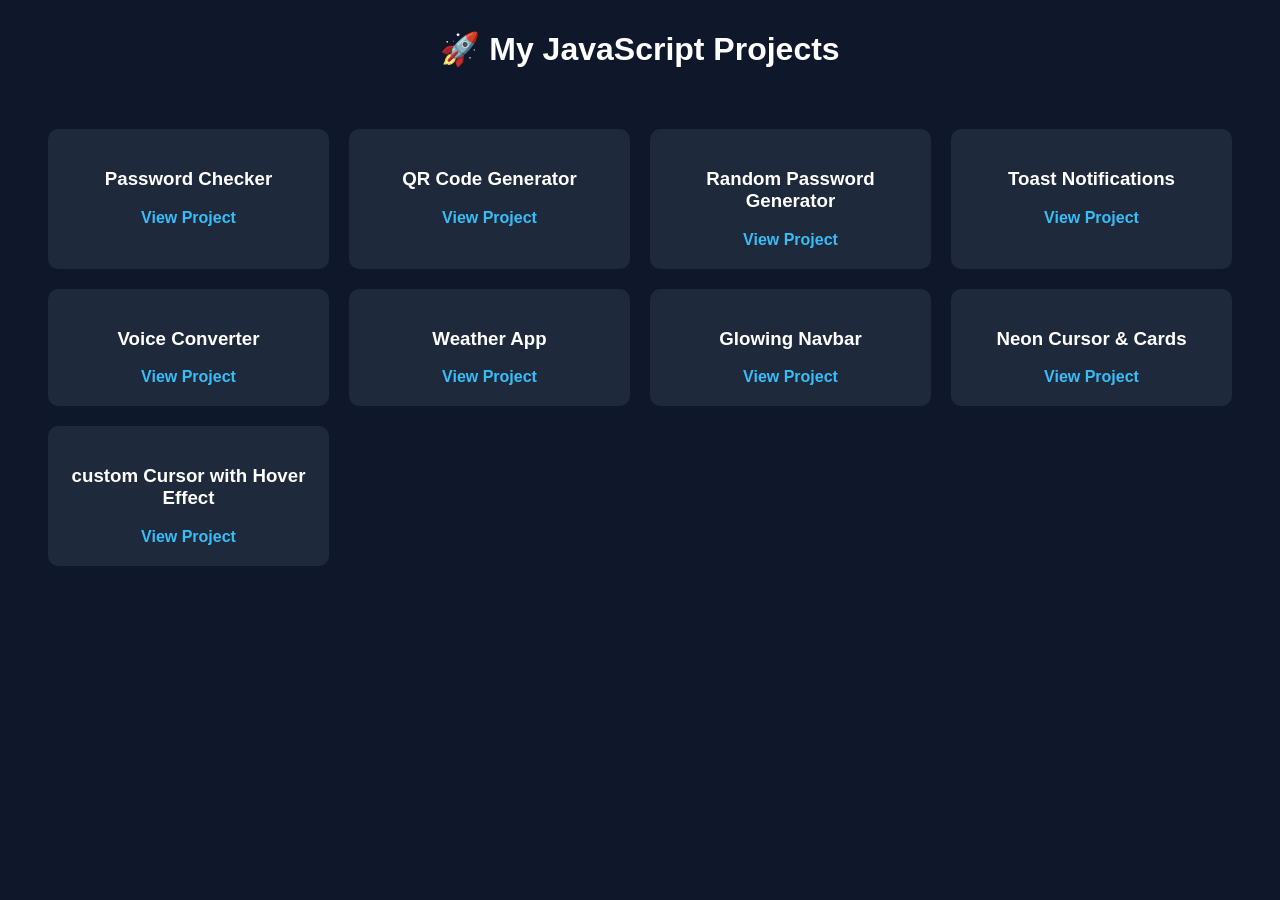
<file: index.html>
<!DOCTYPE html>
<html lang="en">

<head>
    <meta charset="UTF-8">
    <title>My JS Projects</title>
    <style>
        body {
            font-family: Arial;
            background: #0f172a;
            color: white;
            text-align: center;
        }

        h1 {
            margin-top: 30px;
        }

        .container {
            display: grid;
            grid-template-columns: repeat(auto-fit, minmax(250px, 1fr));
            gap: 20px;
            padding: 40px;
        }

        .card {
            background: #1e293b;
            padding: 20px;
            border-radius: 10px;
            transition: 0.3s;
        }

        .card:hover {
            transform: scale(1.05);
        }

        a {
            color: #38bdf8;
            text-decoration: none;
            font-weight: bold;
        }
    </style>
</head>

<body>

    <h1>🚀 My JavaScript Projects</h1>

    <div class="container">

        <div class="card">
            <h3>Password Checker</h3>
            <a href="password-checker/">View Project</a>
        </div>

        <div class="card">
            <h3>QR Code Generator</h3>
            <a href="qr-code-generater/">View Project</a>
        </div>

        <div class="card">
            <h3>Random Password Generator</h3>
            <a href="random-pasword-generator/">View Project</a>
        </div>

        <div class="card">
            <h3>Toast Notifications</h3>
            <a href="Toast-Notifications/">View Project</a>
        </div>

        <div class="card">
            <h3>Voice Converter</h3>
            <a href="voice-converter/">View Project</a>
        </div>

        <div class="card">
            <h3>Weather App</h3>
            <a href="weather-app-JS/">View Project</a>
        </div>

        <div class="card">
            <h3>Glowing Navbar</h3>
            <a href="glowingNavbar/">View Project</a>
        </div>
        <div class="card">
            <h3>Neon Cursor & Cards</h3>
            <a href="neon-cursor-cards/">View Project</a>
        </div>
        <div class="card">
            <h3>custom Cursor with Hover Effect</h3>
            <a href="custom-cursor/">View Project</a>
        </div>

    </div>

</body>

</html>
</file>
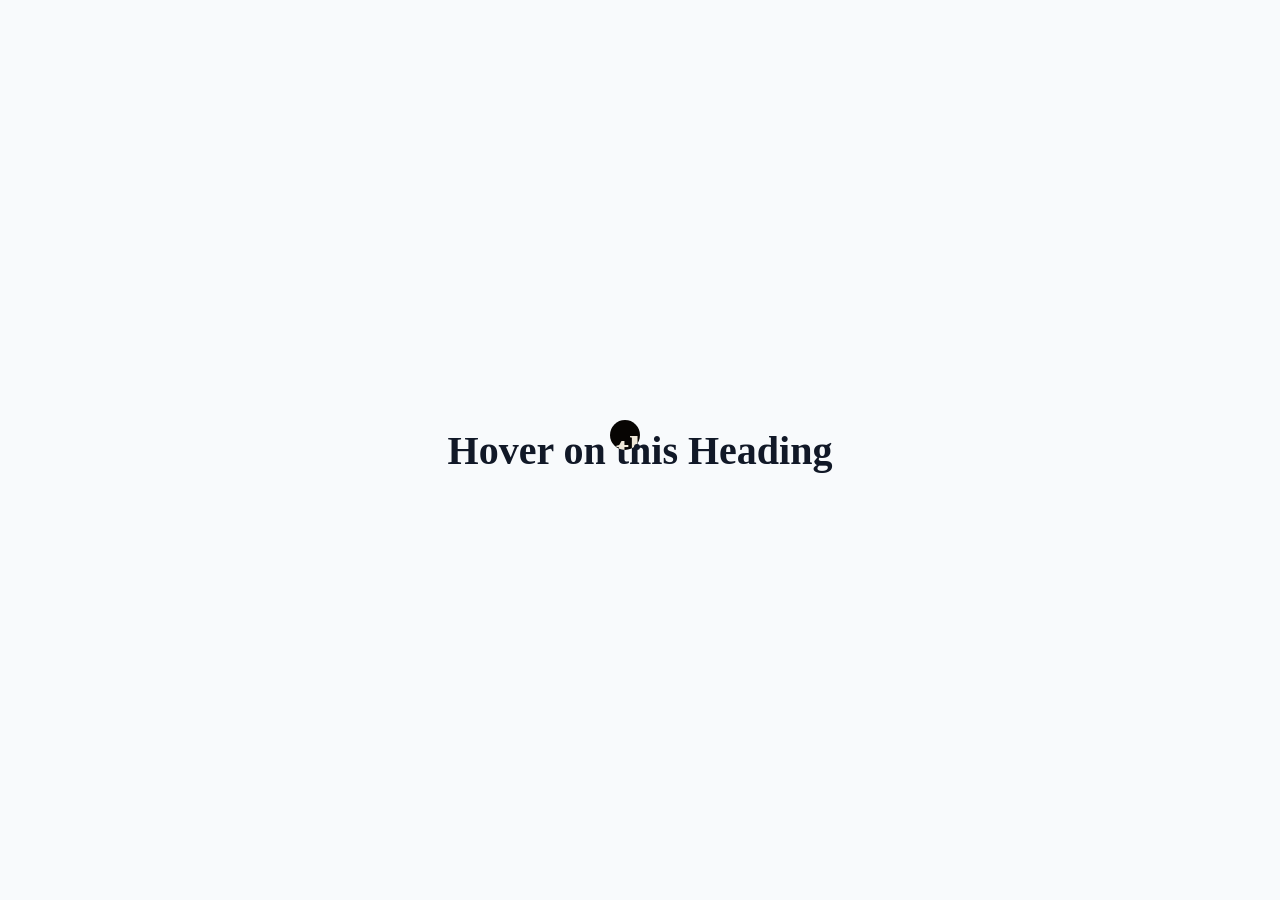
<file: custom-cursor/index.html>
<!DOCTYPE html>
<html lang="en">
<head>
    <meta charset="UTF-8">
    <meta name="viewport" content="width=device-width, initial-scale=1.0">
    <title>Custom Cursor | LearnCodeEasy</title>
    <link rel="stylesheet" href="style.css">
</head>
<body>
    <h1>Hover on this Heading</h1>

    <!-- cursor -->
     <div class="cursor-dot"></div>
     <div class="cursor-ring"></div>
    
    <script src="script.js"></script>
</body>
</html>
</file>
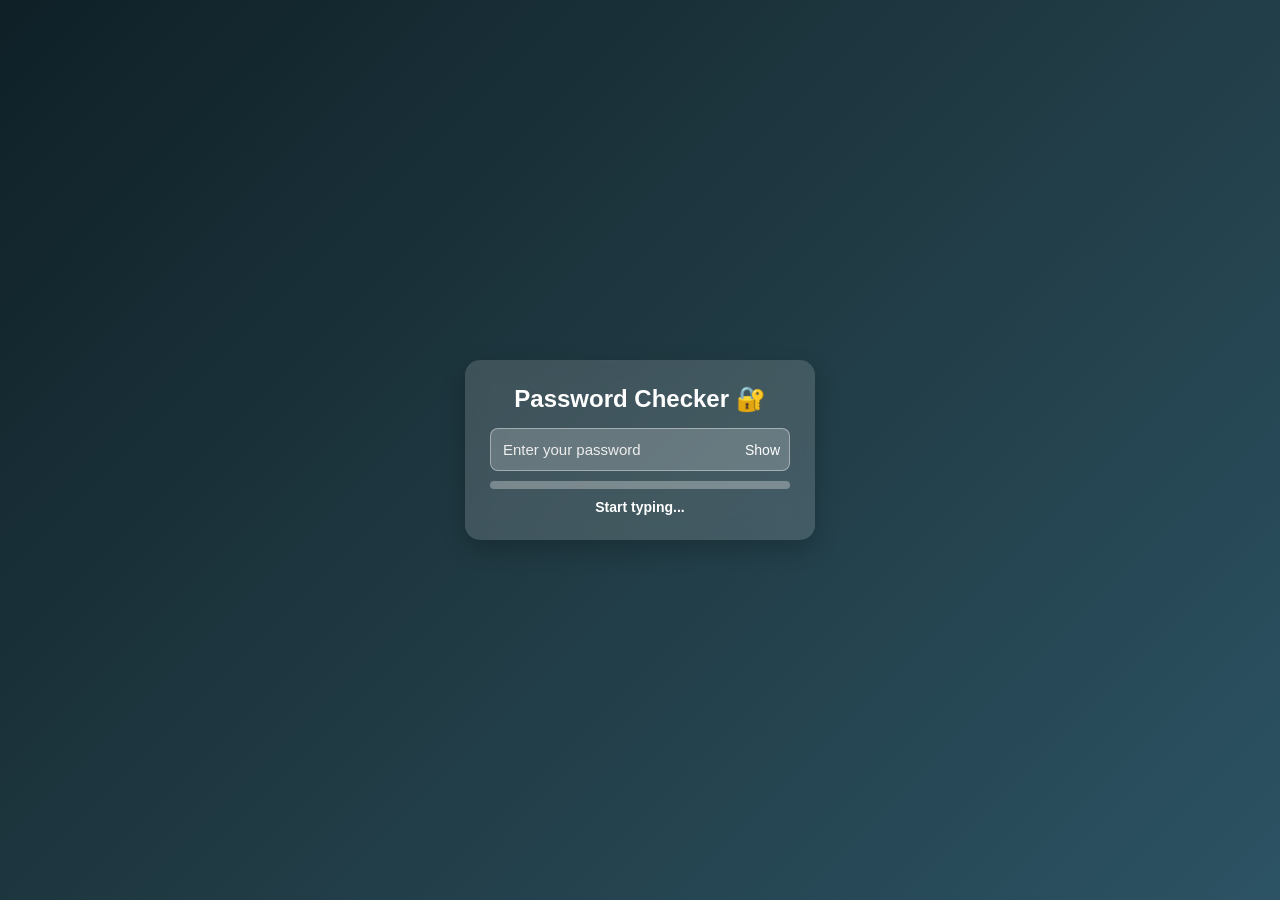
<file: password-checker/index.html>
<!DOCTYPE html>
<html lang="en">

<head>
  <meta charset="UTF-8">
  <meta name="viewport" content="width=device-width, initial-scale=1.0">
  <title>Password Strength Checker</title>

  <style>
    * {
      margin: 0;
      padding: 0;
      box-sizing: border-box;
      font-family: Poppins, sans-serif;
    }

    body {
      height: 100vh;
      background: linear-gradient(135deg, #0f2027, #203a43, #2c5364);
      display: flex;
      justify-content: center;
      align-items: center;
    }

    .container {
      width: 350px;
      background: rgba(255, 255, 255, 0.15);
      padding: 25px;
      border-radius: 15px;
      backdrop-filter: blur(10px);
      text-align: center;
      box-shadow: 0 10px 25px rgba(0, 0, 0, 0.2);
    }

    h2 {
      color: #fff;
      margin-bottom: 15px;
    }

    .input-field {
      position: relative;
    }

    input {
      width: 100%;
      padding: 12px 40px 12px 12px;
      border-radius: 8px;
      outline: none;
      border: 1px solid rgba(255, 255, 255, 0.4);
      background: rgba(255, 255, 255, 0.2);
      color: #fff;
      font-size: 15px;
    }

    input::placeholder {
      color: #eee;
    }

    .toggle-btn {
      position: absolute;
      right: 10px;
      top: 50%;
      transform: translateY(-50%);
      cursor: pointer;
      font-size: 14px;
      color: #fff;
      user-select: none;
    }

    .strength-meter {
      width: 100%;
      height: 8px;
      border-radius: 10px;
      background: rgba(255, 255, 255, 0.3);
      margin-top: 10px;
      overflow: hidden;
    }

    .strength-bar {
      height: 100%;
      width: 0%;
      border-radius: 10px;
      transition: .4s;
    }

    #strengthText {
      margin-top: 10px;
      font-size: 14px;
      color: #fff;
      font-weight: bold;
    }
  </style>
</head>

<body>

  <div class="container">
    <h2>Password Checker 🔐</h2>

    <div class="input-field">
      <input type="password" id="password" placeholder="Enter your password">
      <span class="toggle-btn" id="toggleBtn">Show</span>
    </div>

    <div class="strength-meter">
      <div class="strength-bar" id="strengthBar"></div>
    </div>

    <p id="strengthText">Start typing...</p>
  </div>


  <script>
    const password = document.getElementById("password");
    const strengthBar = document.getElementById("strengthBar");
    const strengthText = document.getElementById("strengthText");
    const toggleBtn = document.getElementById("toggleBtn");

    password.addEventListener("input", () => {
      let val = password.value;
      let strength = 0;

      if (val.match(/[a-z]/)) strength++;
      if (val.match(/[A-Z]/)) strength++;
      if (val.match(/[0-9]/)) strength++;
      if (val.match(/[$@#&!]/)) strength++;
      if (val.length >= 8) strength++;

      if (val === "") {
        strengthBar.style.width = "0%";
        strengthBar.style.background = "transparent";
        strengthText.innerText = "Start typing...";
        return;
      }

      switch (strength) {
        case 1:
          strengthBar.style.width = "20%";
          strengthBar.style.background = "#ff4f4f";
          strengthText.innerText = "Very Weak 😣";
          break;
        case 2:
          strengthBar.style.width = "40%";
          strengthBar.style.background = "#ff914d";
          strengthText.innerText = "Weak 😕";
          break;
        case 3:
          strengthBar.style.width = "60%";
          strengthBar.style.background = "#ffc93c";
          strengthText.innerText = "Medium 😐";
          break;
        case 4:
          strengthBar.style.width = "80%";
          strengthBar.style.background = "#7cd992";
          strengthText.innerText = "Strong 🙂";
          break;
        case 5:
          strengthBar.style.width = "100%";
          strengthBar.style.background = "#2ecc71";
          strengthText.innerText = "Very Strong 💪";
          break;
      }
    });

    toggleBtn.addEventListener("click", () => {
      if (password.type === "password") {
        password.type = "text";
        toggleBtn.textContent = "Hide";
      } else {
        password.type = "password";
        toggleBtn.textContent = "Show";
      }
    });
  </script>

</body>

</html>
</file>
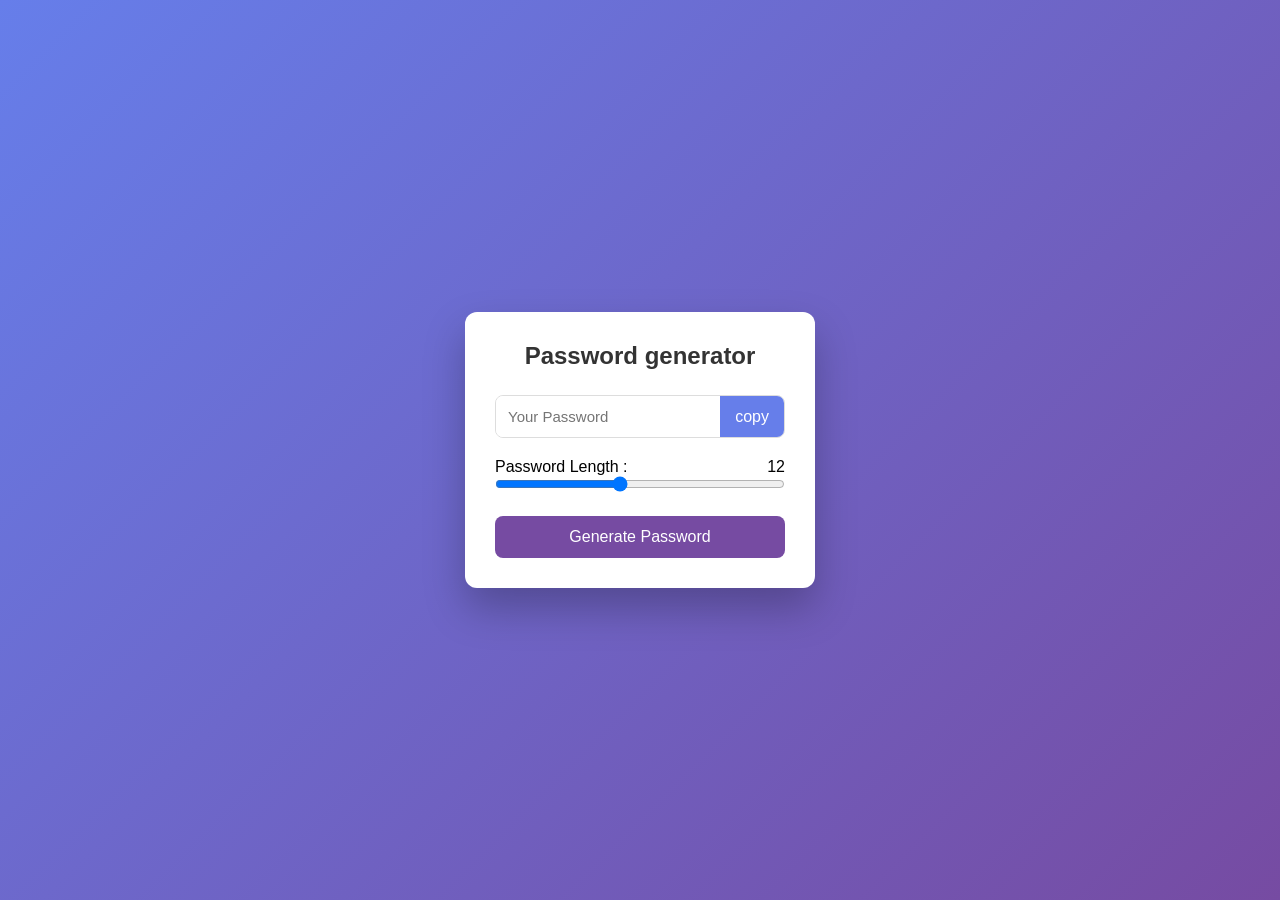
<file: random-pasword-generator/index.html>
<!DOCTYPE html>
<html lang="en">

<head>
    <meta charset="UTF-8">
    <title>Password Generator - LearnCodeEasy</title>
    <link rel="stylesheet" href="style.css">
</head>

<body>
    <div class="password-box">
        <h2>Password generator</h2>
        <div class="input-box">
            <input type="text" id="password" readonly placeholder="Your Password">
            <button id="copy">copy</button>
        </div>
        <div class="length-box">
            <label> Password Length : <span id="lengthValue">12</span></label>
            <input type="range" min="6" max="20" value="12" id="length">
        </div>
        <button class="generate-btn" id="generate">Generate Password</button>
    </div>


    <script src="script.js"></script>
</body>

</html>
</file>
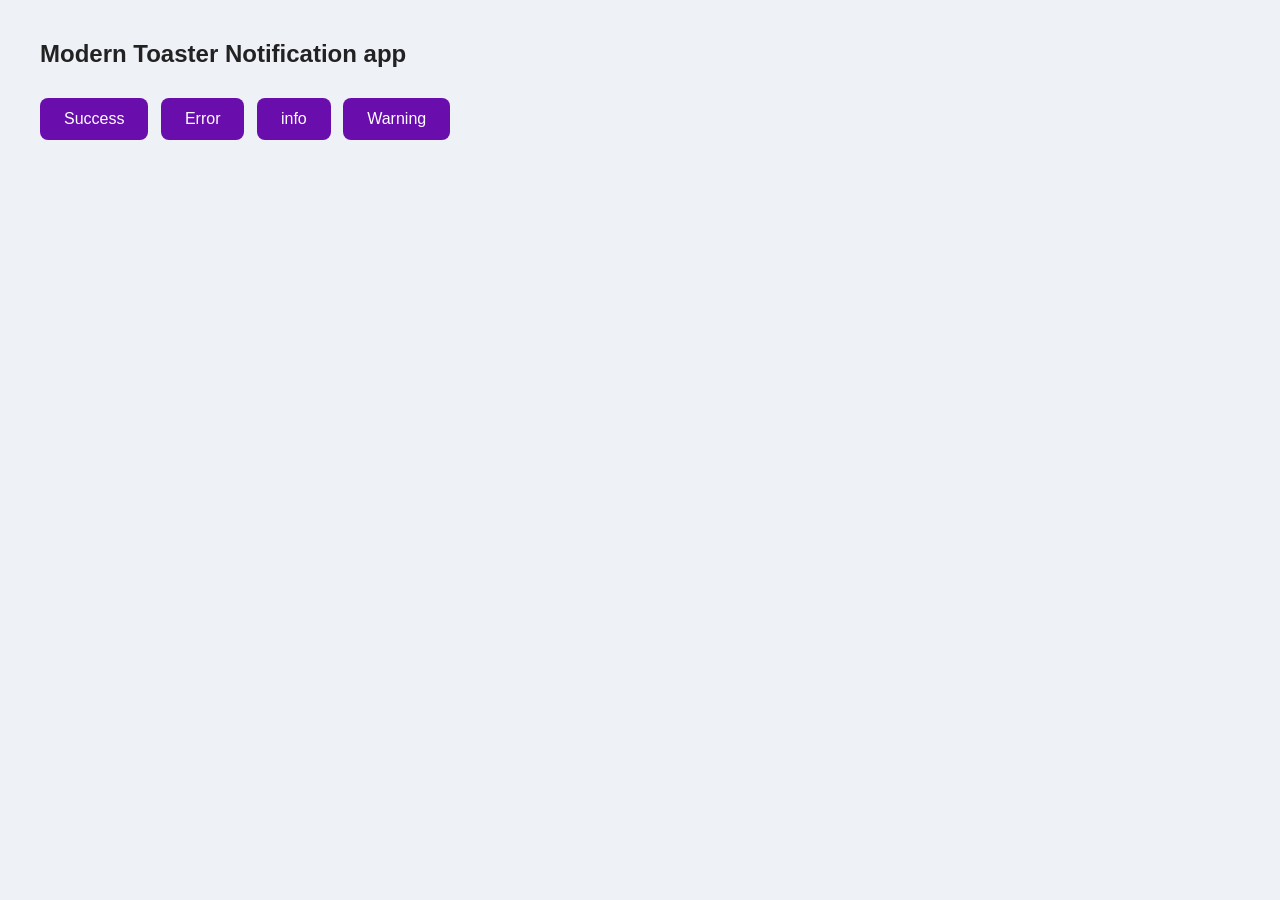
<file: Toast-Notifications/index.html>
<!DOCTYPE html>
<html lang="en">

<head>
    <meta charset="UTF-8">
    <meta name="viewport" content="width=device-width, initial-scale=1.0">
    <title>Modern Toaster Notification</title>
    <link href="style.css" rel="stylesheet">
</head>

<body>
    <h2>Modern Toaster Notification app</h2>

    <button class="btn" onclick="showToast( 'Success! your task is completed.', 'success')">Success</button>
    <button class="btn" onclick="showToast('Errro! Something Went Wrong.', 'error')">Error</button>
    <button class="btn" onclick="showToast('Here is some usful information.', 'info')">info</button>
    <button class="btn" onclick="showToast('Warning! Please check this again.', 'warning')">Warning</button>

    <div class="toast-wrapper" id="toastBox"></div>

    <script src="script.js"></script>
</body>

</html>
</file>
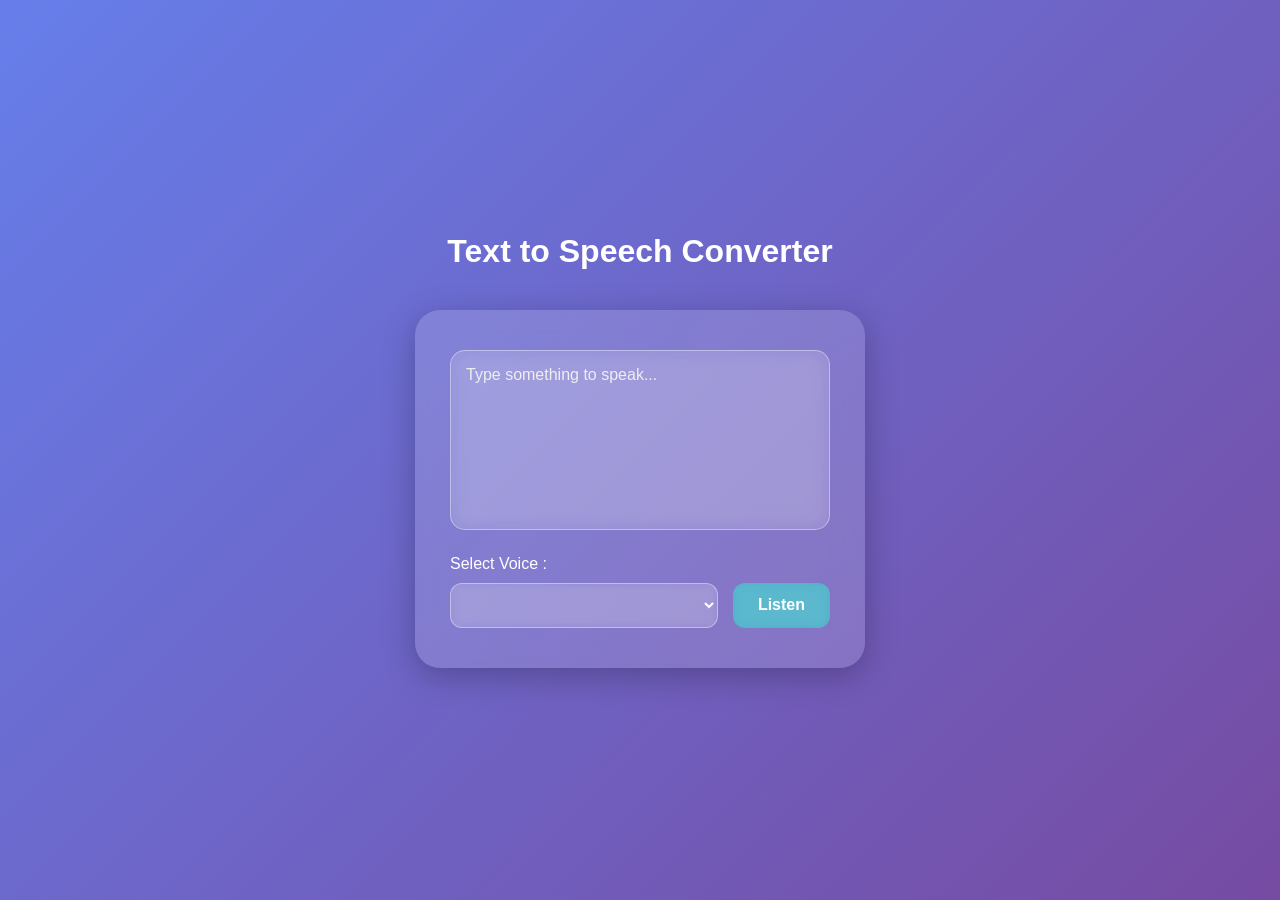
<file: voice-converter/index.html>
<!DOCTYPE html>
<html lang="en">

<head>
  <meta charset="UTF-8" />
  <meta name="viewport" content="width=device-width, initial-scale=1.0" />
  <title>Text to Speech Converter</title>
  <link href="style.css" rel="stylesheet">
</head>

<body>
  <h1>Text to Speech Converter</h1>
  <div class="card">
    <textarea id="text" placeholder="Type something to speak..."></textarea>
    <div class="voice-label">Select Voice :</div>
    <div class="control-row">
      <select id="voiceSelect"></select>
      <button id="speakBtn">Listen</button>
    </div>
  </div>
  <script src="script.js"></script>
</body>

</html>
</file>
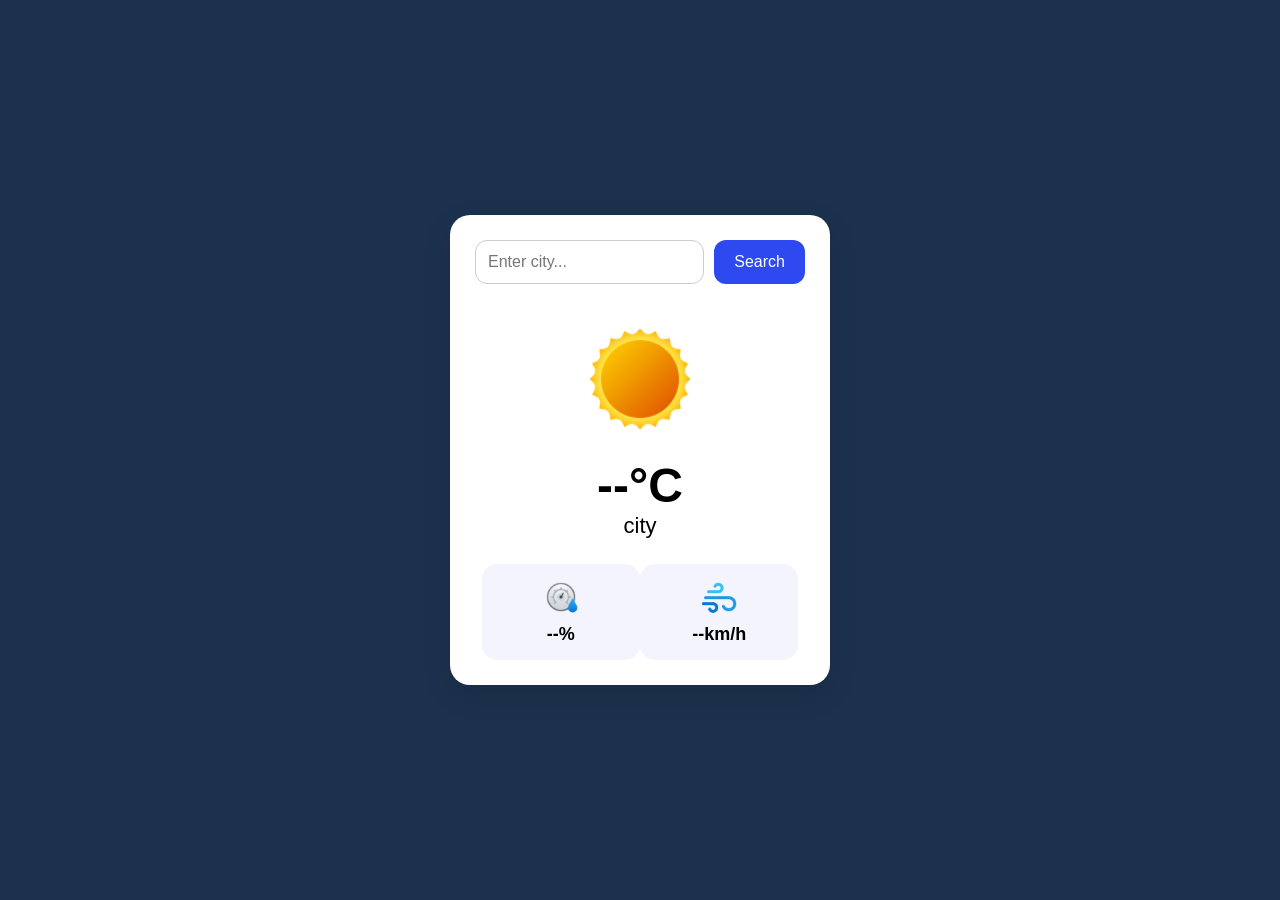
<file: weather-app-JS/index.html>
<!DOCTYPE html>
<html lang="en">

<head>
    <meta charset="UTF-8">
    <meta name="viewport" content="width=device-width, initial-scale=1.0">
    <title>Weather App - LearnCodeEasy</title>
    <link href="style.css" rel="stylesheet">
</head>

<body>
    <div class="container">
        <div class="search-box">
            <input type="text" placeholder="Enter city..." id="cityInput">
            <button onclick="getWeather()">Search</button>
        </div>
        <div class="weather">
            <div class="weather-icon">
                <img src="./images/sun.png" id="weatherIcon">
            </div>
            <div class="temp" id="temp">--°C</div>
            <div class="city" id="city">city</div>

            <div class="details">
                <div class="col">
                    <img src="./images/humidity.png" alt="humidity">
                    <div class="humidity" id="humidity">--%</div>
                </div>
                <div class="col">
                    <img src="./images/wind.png" alt="wind">
                    <div class="wind" id="wind">--km/h</div>
                </div>
            </div>
        </div>
    </div>
    <script src="script.js"></script>
</body>

</html>
</file>
<file: custom-cursor/style.css>
*{
    margin: 0;
    padding: 0;
    box-sizing: border-box;
}
body{
    height: 100vh;
    display: flex;
    justify-content: center;
    align-items: center;
    background-color: #f8fafc;
    cursor: none;
}
h1{
      font-size: 40px;
      color: #111827;
      z-index: 1;
}
.cursor-dot{
    width: 6px;
    height: 6px;
    background-color: #111827;
    border-radius: 50%;
    position: fixed;
    pointer-events: none;
    transform: translate(-50%, -50%);
    z-index: 9999;
    transition: opacity 0.2s ease;
}
.cursor-ring{
    width: 30px;
    height: 30px;
    background-color: white;
    border-radius: 50%;
    position: fixed;
    pointer-events: none;
    transform: translate(-50%, -50%);
    transition: all 0.2s ease;
    z-index: 9998;
    mix-blend-mode: difference;
}
.cursor-ring.active{
    transform: translate(-50%, -50%) scale(3);
}
.cursor-dot.hide{
    opacity: 0;
}
</file>
<file: random-pasword-generator/style.css>
* {
    margin: 0;
    padding: 0;
    box-sizing: border-box;
    font-family: 'Segoe UI', sans-serif;
}

body {
    height: 100vh;
    background: linear-gradient(135deg, #667eea, #764ba2);
    display: flex;
    justify-content: center;
    align-items: center;
}

.password-box {
    background: white;
    padding: 30px;
    width: 350px;
    border-radius: 12px;
    box-shadow: 0 20px 40px rgba(0, 0, 00, 0.25);
}

.password-box h2 {
    text-align: center;
    margin-bottom: 25px;
    color: #333;
}

.input-box {
    display: flex;
    border: 1px solid #ddd;
    border-radius: 8px;
    overflow: hidden;
}

.input-box input {
    flex: 1;
    padding: 12px;
    border: none;
    outline: none;
    font-size: 15px;
}

.input-box button {
    background: #667eea;
    border: none;
    color: #fff;
    padding: 0 15px;
    cursor: pointer;
    font-size: 16px;
}

.length-box {
    margin: 20px 0;
}

.length-box label {
    display: flex;
    justify-content: space-between;
}

.length-box input {
    width: 100%;
}

.generate-btn {
    width: 100%;
    padding: 12px;
    background: #764ba2;
    color: white;
    border: none;
    border-radius: 8px;
    cursor: pointer;
    font-size: 16px;
}

.generate-btn:hover {
    opacity: 0.9;
}
</file>
<file: Toast-Notifications/style.css>
* {
        margin: 0;
        padding: 0;
        box-sizing: border-box;
        font-family: "Segoe UI", Arial, sans-serif;
    }

    body {
        background: #eef1f6;
        padding: 40px;
    }

    h2 {
        margin-bottom: 20px;
        color: #222;
        font-weight: 600;
    }

    .btn {
        padding: 12px 24px;
        border: none;
        margin: 10px 8px 10px 0;
        border-radius: 8px;
        cursor: pointer;
        font-size: 16px;
        font-weight: 500;
        transition: 0.3s;
        color: #fff;
        background: #6a0dad;
    }

    .btn:hover {
        background-color: #5b0992;
        transform: translate(-2px);
    }

    .toast-wrapper {
        position: fixed;
        top: 20px;
        right: 20px;
        display: flex;
        flex-direction: column;
        gap: 12px;
        z-index: 9999;
    }

    .toast {
        position: relative;
        color: #fff;
        padding: 18px 24px;
        border-radius: 12px;
        min-width: 330px;
        max-width: 400px;
        font-size: 16px;
        font-weight: 500;
        overflow: hidden;
        display: flex;
        align-items: center;
        gap: 12px;
        box-shadow: 0 8px 20px rgba(0, 0, 0, 0.25);
        opacity: 0;
        transform: translateX(130%);
        transition: 0.5s ease;
    }

    .toast.show {
        opacity: 1;
        transform: translateX(0);
    }

    .toast.success {
        background: #17d17b;
    }

    .toast.error {
        background: #ff4f4f;
    }

    .toast.info {
        background: #1c6ee2;
    }

    .toast.warning {
        background: #ffd056;
        color: #333;
    }

    .toast::after {
        content: "";
        position: absolute;
        bottom: 0;
        left: 0;
        height: 4px;
        width: 100%;
        background: rgba(255, 255, 255, 0.8);
        animation: progress 3s linear forwards;
    }

    @keyframes progress {
        from {
            width: 100%;
        }

        to {
            width: 0%;
        }
    }
</file>
<file: voice-converter/style.css>
* {
        margin: 0;
        padding: 0;
        box-sizing: border-box;
        font-family: "Poppins", sans-serif;
    }

    body {
        height: 100vh;
        display: flex;
        flex-direction: column;
        align-items: center;
        justify-content: center;
        background: linear-gradient(135deg, #667eea, #764ba2);
    }

    h1 {
        color: #fff;
        margin-bottom: 40px;
        font-size: 2rem;
        font-weight: 600;
        text-align: center;
    }

    .card {
        background: rgba(255, 255, 255, 0.15);
        border-radius: 25px;
        padding: 40px 35px;
        width: 450px;
        max-width: 95%;
        backdrop-filter: blur(15px);
        -webkit-backdrop-filter: blur(15px);
        box-shadow: 0 8px 32px rgba(0, 0, 0, 0.25);
        display: flex;
        flex-direction: column;
        align-items: center;
        transition: transform 0.3s ease, box-shadow 0.3s ease;
    }

    .card:hover {
        transform: translateY(-5px);
        box-shadow: 0 15px 40px rgba(0, 0, 0, 0.35);
    }

    textarea {
        width: 100%;
        height: 180px;
        border-radius: 15px;
        border: 1px solid rgba(255, 255, 255, 0.4);
        padding: 15px;
        font-size: 16px;
        resize: none;
        outline: none;
        margin-bottom: 25px;
        background: rgba(255, 255, 255, 0.1);
        color: #fff;
        backdrop-filter: blur(10px);
    }

    textarea::placeholder {
        color: #eee;
    }

    .voice-label {
        font-size: 1rem;
        font-weight: 500;
        margin-bottom: 10px;
        width: 100%;
        text-align: left;
        color: #fff;
    }

    .control-row {
        display: flex;
        gap: 15px;
        width: 100%;
    }

    select {
        flex: 1;
        padding: 12px;
        border-radius: 12px;
        border: 1px solid rgba(255, 255, 255, 0.4);
        font-size: 15px;
        cursor: pointer;
        transition: all 0.3s;
        background: rgba(255, 255, 255, 0.1);
        color: #fff;
        backdrop-filter: blur(5px);
    }

    select:hover {
        border-color: #fff;
        background: rgba(255, 255, 255, 0.2);
        outline: none;
    }

    select option {
        color: #333;
    }

    select:focus {
        outline: none;
    }

    button {
        padding: 12px 25px;
        border: none;
        border-radius: 12px;
        background: rgba(0, 255, 204, 0.4);
        /* teal button color */
        color: #fff;
        font-size: 16px;
        font-weight: 600;
        cursor: pointer;
        transition: all 0.3s;
        backdrop-filter: blur(5px);
    }

    button:hover {
        background: rgba(0, 255, 204, 0.55);
        /* brighter on hover */
        transform: scale(1.05);
    }

    @media (max-width: 480px) {
        .control-row {
            flex-direction: column;
        }

        button,
        select {
            width: 100%;
        }
    }
</file>
<file: weather-app-JS/style.css>
* {
        margin: 0;
        padding: 0;
        box-sizing: border-box;
        font-family: "Poppins", sans-serif;
    }

    body {
        background: #1c314d;
        display: flex;
        justify-content: center;
        align-items: center;
        height: 100vh;
        padding: 20px;
    }

    .container {
        background: white;
        width: 380px;
        border-radius: 20px;
        padding: 25px;
        box-shadow: 0 10px 30px rgba(0, 0, 0, 0.1);
        text-align: center;
    }

    .search-box {
        display: flex;
        gap: 10px;
        margin-bottom: 20px;
    }

    .search-box input {
        flex: 1;
        padding: 12px;
        border-radius: 12px;
        border: 1px solid #ccc;
        font-size: 16px;
    }

    .search-box button {
        background: #4a63ff;
        border: none;
        padding: 12px 20px;
        border-radius: 12px;
        color: white;
        cursor: pointer;
        font-size: 16px;
        transform: 0.3s;
    }

    .search-box button {
        background-color: #2f49f0;
    }

    .weather-icon img {
        width: 110px;
        margin: 20px 0;
    }

    .temp {
        font-size: 48px;
        font-weight: 600;
    }

    .city {
        font-size: 22px;
        font-weight: 500;
        margin-bottom: 20px;
    }

    .details {
        display: flex;
        justify-content: center;
        margin-top: 25px;
    }

    .col {
        background: #f4f4ff;
        padding: 15px;
        border-radius: 15px;
        width: 48%;
    }

    .col img {
        width: 36px;
    }

    .humidity,
    .wind {
        font-size: 18px;
        font-weight: 600;
        margin-top: 5px;
    }
</file>
